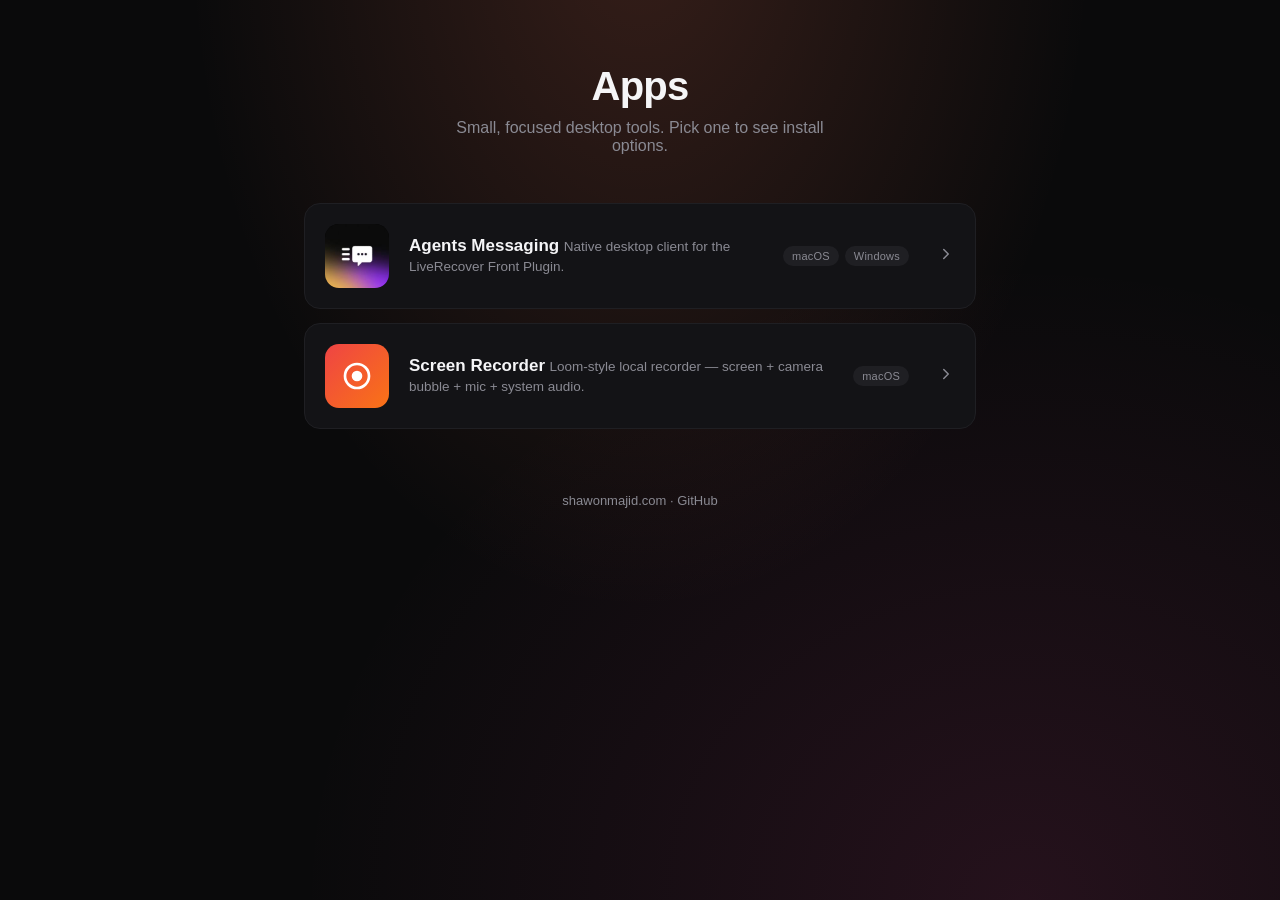
<file: index.html>
<!DOCTYPE html>
<html lang="en">
<head>
<meta charset="UTF-8" />
<meta name="viewport" content="width=device-width, initial-scale=1.0" />
<title>Apps · Shawon Majid</title>
<meta name="description" content="Desktop apps by Shawon Majid — download for macOS and Windows." />
<meta property="og:title" content="Apps · Shawon Majid" />
<meta property="og:description" content="Desktop apps by Shawon Majid — download for macOS and Windows." />
<meta property="og:url" content="https://apps.shawonmajid.com" />
<link rel="icon" href="/assets/favicon.svg" type="image/svg+xml" sizes="any" />
<link rel="stylesheet" href="/assets/site.css" />
</head>
<body>
<main class="wrap">
  <header class="catalog-header">
    <h1>Apps</h1>
    <p>Small, focused desktop tools. Pick one to see install options.</p>
  </header>

  <div class="app-list">
    <a class="app-card" href="/agents-messaging/">
      <span class="tile" style="background: #000; padding: 0; overflow: hidden;">
        <img src="/assets/agents-messaging-icon.png" alt="Agents Messaging" style="width:100%; height:100%; object-fit:cover;" />
      </span>
      <span class="body">
        <span class="name">Agents Messaging</span>
        <span class="desc">Native desktop client for the LiveRecover Front Plugin.</span>
      </span>
      <span class="platforms">
        <span class="pill">macOS</span>
        <span class="pill">Windows</span>
      </span>
      <span class="chevron">
        <svg viewBox="0 0 24 24" fill="none" stroke="currentColor" stroke-width="2" stroke-linecap="round" stroke-linejoin="round" aria-hidden="true">
          <polyline points="9 18 15 12 9 6"/>
        </svg>
      </span>
    </a>

    <a class="app-card" href="/screen-recorder/">
      <span class="tile" style="background: linear-gradient(135deg, #ef4444, #f97316);">
        <svg viewBox="0 0 24 24" fill="none" stroke="currentColor" stroke-width="2" stroke-linecap="round" stroke-linejoin="round" aria-hidden="true">
          <circle cx="12" cy="12" r="9"/>
          <circle cx="12" cy="12" r="4" fill="currentColor" stroke="none"/>
        </svg>
      </span>
      <span class="body">
        <span class="name">Screen Recorder</span>
        <span class="desc">Loom-style local recorder — screen + camera bubble + mic + system audio.</span>
      </span>
      <span class="platforms">
        <span class="pill">macOS</span>
      </span>
      <span class="chevron">
        <svg viewBox="0 0 24 24" fill="none" stroke="currentColor" stroke-width="2" stroke-linecap="round" stroke-linejoin="round" aria-hidden="true">
          <polyline points="9 18 15 12 9 6"/>
        </svg>
      </span>
    </a>
  </div>

  <footer>
    <a href="https://shawonmajid.com">shawonmajid.com</a> &middot;
    <a href="https://github.com/shawon-majid">GitHub</a>
  </footer>
</main>
</body>
</html>
</file>
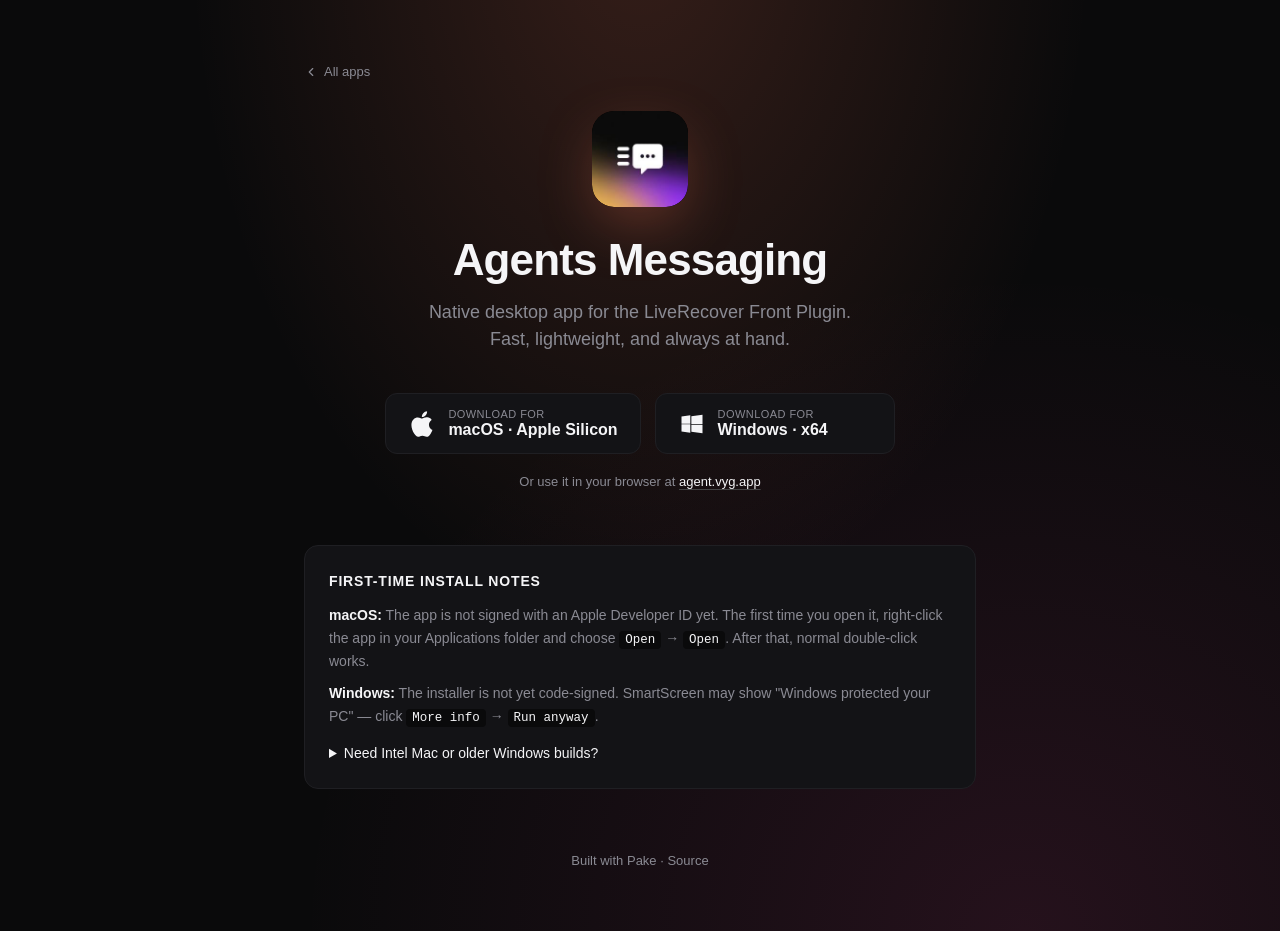
<file: agents-messaging/index.html>
<!DOCTYPE html>
<html lang="en">
<head>
<meta charset="UTF-8" />
<meta name="viewport" content="width=device-width, initial-scale=1.0" />
<title>Agents Messaging · Desktop App</title>
<meta name="description" content="Download Agents Messaging for macOS and Windows — native desktop client for the LiveRecover Front Plugin." />
<meta property="og:title" content="Agents Messaging · Desktop App" />
<meta property="og:description" content="Download Agents Messaging for macOS and Windows." />
<meta property="og:url" content="https://apps.shawonmajid.com/agents-messaging" />
<link rel="icon" href="/assets/favicon.svg" type="image/svg+xml" sizes="any" />
<link rel="stylesheet" href="/assets/site.css" />
</head>
<body>
<main class="wrap">
  <a class="crumb" href="/">
    <svg viewBox="0 0 24 24" fill="none" stroke="currentColor" stroke-width="2" stroke-linecap="round" stroke-linejoin="round" aria-hidden="true">
      <polyline points="15 18 9 12 15 6"/>
    </svg>
    All apps
  </a>

  <section class="hero">
    <div class="icon" style="background: #000; box-shadow: 0 20px 60px -10px rgba(255, 122, 89, 0.35);">
      <img src="/assets/agents-messaging-icon.png" alt="Agents Messaging" style="width:100%; height:100%; object-fit:cover; border-radius:inherit;" />
    </div>
    <h1>Agents Messaging</h1>
    <p class="tagline">Native desktop app for the LiveRecover Front Plugin. Fast, lightweight, and always at hand.</p>

    <div class="downloads">
      <a class="btn" href="https://github.com/shawon-majid/apps-shawonmajid/releases/latest/download/Agents-Messaging-mac-arm64.dmg" id="mac-dl">
        <svg viewBox="0 0 24 24" fill="currentColor" aria-hidden="true">
          <path d="M16.365 1.43c0 1.14-.493 2.27-1.177 3.08-.744.9-1.99 1.57-2.987 1.57-.12 0-.23-.02-.3-.03-.01-.06-.04-.22-.04-.39 0-1.15.572-2.27 1.206-2.98.804-.94 2.142-1.64 3.248-1.68.03.13.05.28.05.43zm4.565 15.71c-.03.07-.463 1.58-1.518 3.12-.945 1.34-1.94 2.71-3.43 2.71-1.517 0-1.9-.88-3.63-.88-1.698 0-2.302.91-3.67.91-1.377 0-2.332-1.26-3.428-2.8-1.287-1.82-2.323-4.63-2.323-7.28 0-4.28 2.797-6.55 5.552-6.55 1.448 0 2.675.95 3.6.95.865 0 2.222-1.01 3.902-1.01.613 0 2.886.06 4.374 2.19-.13.09-2.383 1.37-2.383 4.19 0 3.26 2.854 4.42 2.955 4.45z"/>
        </svg>
        <span class="label-block">
          <span class="small">Download for</span>
          <span class="big">macOS · Apple Silicon</span>
        </span>
      </a>
      <a class="btn" href="https://github.com/shawon-majid/apps-shawonmajid/releases/latest/download/Agents-Messaging-windows-x64.msi" id="win-dl">
        <svg viewBox="0 0 24 24" fill="currentColor" aria-hidden="true">
          <path d="M3 5.479L10.55 4.44v7.32H3V5.48zm0 13.042V12.24h7.55v7.32L3 18.521zm8.45-13.222L21 4v8.24h-9.55V5.299zm0 14.402V12.96H21V20l-9.55-1.299z"/>
        </svg>
        <span class="label-block">
          <span class="small">Download for</span>
          <span class="big">Windows · x64</span>
        </span>
      </a>
    </div>
    <p class="hint">
      Or use it in your browser at <a href="https://agent.vyg.app">agent.vyg.app</a>
    </p>
  </section>

  <section class="notes">
    <h3>First-time install notes</h3>
    <p><strong>macOS:</strong> The app is not signed with an Apple Developer ID yet. The first time you open it, right-click the app in your Applications folder and choose <code>Open</code> &rarr; <code>Open</code>. After that, normal double-click works.</p>
    <p><strong>Windows:</strong> The installer is not yet code-signed. SmartScreen may show "Windows protected your PC" &mdash; click <code>More info</code> &rarr; <code>Run anyway</code>.</p>
    <details>
      <summary>Need Intel Mac or older Windows builds?</summary>
      <ul>
        <li>The current build is Apple Silicon (M1/M2/M3/M4) only. Intel Mac support can be added &mdash; <a href="https://github.com/shawon-majid/apps-shawonmajid/issues" style="color:var(--fg)">open an issue</a>.</li>
        <li>Windows build is x64. ARM64 Windows is not yet supported.</li>
      </ul>
    </details>
  </section>

  <footer>
    Built with <a href="https://github.com/tw93/Pake">Pake</a> &middot;
    <a href="https://github.com/shawon-majid/apps-shawonmajid">Source</a>
  </footer>
</main>
<script>
  (function(){
    var ua = navigator.userAgent;
    var mac = /Mac/i.test(ua);
    var win = /Win/i.test(ua);
    var primary = mac ? document.getElementById('mac-dl') : win ? document.getElementById('win-dl') : null;
    if (primary) primary.classList.add('primary');
  })();
</script>
</body>
</html>
</file>
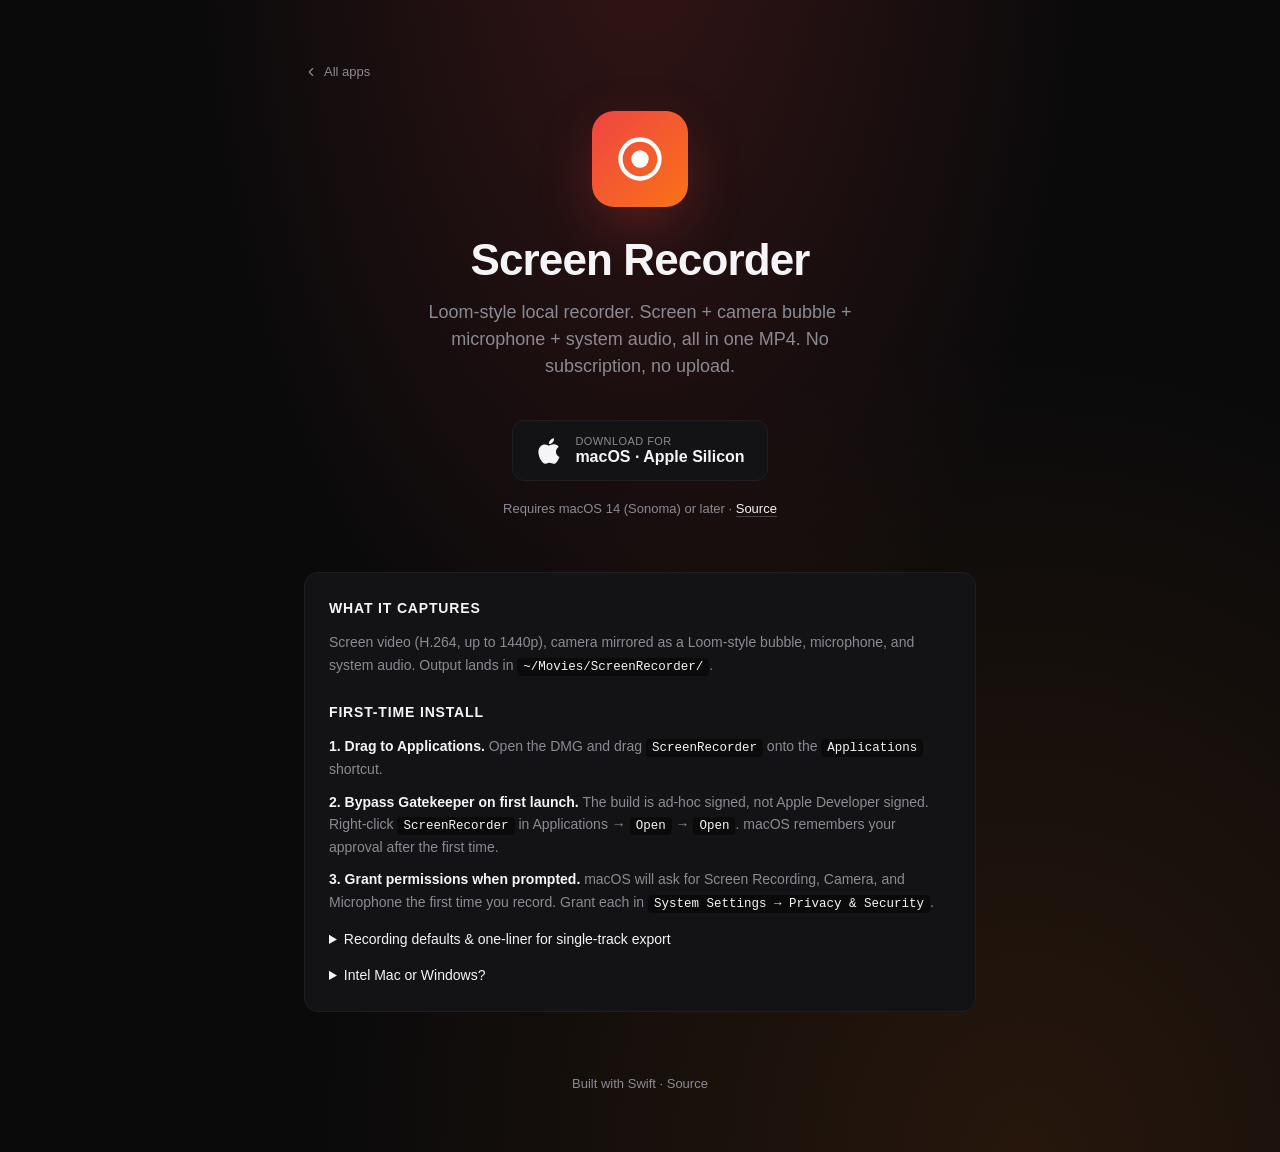
<file: screen-recorder/index.html>
<!DOCTYPE html>
<html lang="en">
<head>
<meta charset="UTF-8" />
<meta name="viewport" content="width=device-width, initial-scale=1.0" />
<title>Screen Recorder · Desktop App</title>
<meta name="description" content="Download Screen Recorder for macOS — Loom-style local recorder with screen, camera bubble, mic, and system audio in one MP4." />
<meta property="og:title" content="Screen Recorder · macOS" />
<meta property="og:description" content="Loom-style local recorder for macOS — screen + camera + mic + system audio." />
<meta property="og:url" content="https://apps.shawonmajid.com/screen-recorder" />
<link rel="icon" href="/assets/favicon.svg" type="image/svg+xml" sizes="any" />
<link rel="stylesheet" href="/assets/site.css" />
</head>
<body class="theme-red">
<main class="wrap">
  <a class="crumb" href="/">
    <svg viewBox="0 0 24 24" fill="none" stroke="currentColor" stroke-width="2" stroke-linecap="round" stroke-linejoin="round" aria-hidden="true">
      <polyline points="15 18 9 12 15 6"/>
    </svg>
    All apps
  </a>

  <section class="hero">
    <div class="icon">
      <svg viewBox="0 0 24 24" fill="none" stroke="currentColor" stroke-width="2" stroke-linecap="round" stroke-linejoin="round" aria-hidden="true">
        <circle cx="12" cy="12" r="9"/>
        <circle cx="12" cy="12" r="4" fill="currentColor" stroke="none"/>
      </svg>
    </div>
    <h1>Screen Recorder</h1>
    <p class="tagline">Loom-style local recorder. Screen + camera bubble + microphone + system audio, all in one MP4. No subscription, no upload.</p>

    <div class="downloads">
      <a class="btn primary" href="https://github.com/shawon-majid/screen-recorder/releases/latest/download/ScreenRecorder-mac-arm64.dmg" id="mac-dl">
        <svg viewBox="0 0 24 24" fill="currentColor" aria-hidden="true">
          <path d="M16.365 1.43c0 1.14-.493 2.27-1.177 3.08-.744.9-1.99 1.57-2.987 1.57-.12 0-.23-.02-.3-.03-.01-.06-.04-.22-.04-.39 0-1.15.572-2.27 1.206-2.98.804-.94 2.142-1.64 3.248-1.68.03.13.05.28.05.43zm4.565 15.71c-.03.07-.463 1.58-1.518 3.12-.945 1.34-1.94 2.71-3.43 2.71-1.517 0-1.9-.88-3.63-.88-1.698 0-2.302.91-3.67.91-1.377 0-2.332-1.26-3.428-2.8-1.287-1.82-2.323-4.63-2.323-7.28 0-4.28 2.797-6.55 5.552-6.55 1.448 0 2.675.95 3.6.95.865 0 2.222-1.01 3.902-1.01.613 0 2.886.06 4.374 2.19-.13.09-2.383 1.37-2.383 4.19 0 3.26 2.854 4.42 2.955 4.45z"/>
        </svg>
        <span class="label-block">
          <span class="small">Download for</span>
          <span class="big">macOS · Apple Silicon</span>
        </span>
      </a>
    </div>
    <p class="hint">
      Requires macOS 14 (Sonoma) or later &middot; <a href="https://github.com/shawon-majid/screen-recorder">Source</a>
    </p>
  </section>

  <section class="notes">
    <h3>What it captures</h3>
    <p>Screen video (H.264, up to 1440p), camera mirrored as a Loom-style bubble, microphone, and system audio. Output lands in <code>~/Movies/ScreenRecorder/</code>.</p>

    <h3 style="margin-top:24px">First-time install</h3>
    <p><strong>1. Drag to Applications.</strong> Open the DMG and drag <code>ScreenRecorder</code> onto the <code>Applications</code> shortcut.</p>
    <p><strong>2. Bypass Gatekeeper on first launch.</strong> The build is ad-hoc signed, not Apple Developer signed. Right-click <code>ScreenRecorder</code> in Applications &rarr; <code>Open</code> &rarr; <code>Open</code>. macOS remembers your approval after the first time.</p>
    <p><strong>3. Grant permissions when prompted.</strong> macOS will ask for Screen Recording, Camera, and Microphone the first time you record. Grant each in <code>System Settings &rarr; Privacy &amp; Security</code>.</p>

    <details>
      <summary>Recording defaults & one-liner for single-track export</summary>
      <p style="margin-top:10px">Defaults are 1080p + Balanced encoding, ideal for 20-30 minute tutorials where file size matters.</p>
      <p>Mic and system audio land as two separate AAC tracks. To mix them into a single audio track:</p>
      <pre style="margin-top:10px; padding:12px; background:#0a0a0b; border-radius:6px; font-size:12px; overflow-x:auto;"><code>ffmpeg -i recording.mp4 \
  -filter_complex "[0:a:0][0:a:1]amix=inputs=2:duration=longest[a]" \
  -map 0:v -map "[a]" -c:v copy -c:a aac -b:a 192k mixed.mp4</code></pre>
    </details>

    <details>
      <summary>Intel Mac or Windows?</summary>
      <ul>
        <li><strong>Intel Mac:</strong> not in this release. The app uses ScreenCaptureKit (macOS 14+) which works on Intel, but the v0.1.0 binary is Apple Silicon only. <a href="https://github.com/shawon-majid/screen-recorder/issues" style="color:var(--fg)">Open an issue</a> if you need Intel.</li>
        <li><strong>Windows:</strong> not supported. ScreenCaptureKit is Apple-only. A Windows port would require a different capture backend.</li>
      </ul>
    </details>
  </section>

  <footer>
    Built with Swift &middot; <a href="https://github.com/shawon-majid/screen-recorder">Source</a>
  </footer>
</main>
<script>
  (function(){
    var ua = navigator.userAgent;
    var mac = /Mac/i.test(ua);
    if (!mac) {
      var btn = document.getElementById('mac-dl');
      if (btn) btn.classList.remove('primary');
    }
  })();
</script>
</body>
</html>
</file>
<file: assets/site.css>
:root {
  --bg: #0a0a0b;
  --bg-card: #131316;
  --border: #1f1f23;
  --border-hover: #2c2c33;
  --fg: #f5f5f7;
  --fg-muted: #8a8a93;
  --accent-1: #ff7a59;
  --accent-2: #ec4899;
}

body.theme-red {
  --accent-1: #ef4444;
  --accent-2: #f97316;
}

* { box-sizing: border-box; margin: 0; padding: 0; }

html, body {
  background: var(--bg);
  color: var(--fg);
  font-family: -apple-system, BlinkMacSystemFont, "Segoe UI", Inter, Roboto, sans-serif;
  -webkit-font-smoothing: antialiased;
  min-height: 100vh;
}

body {
  background:
    radial-gradient(ellipse at 50% -10%, color-mix(in srgb, var(--accent-1) 18%, transparent), transparent 50%),
    radial-gradient(ellipse at 80% 100%, color-mix(in srgb, var(--accent-2) 12%, transparent), transparent 50%),
    var(--bg);
}

.wrap {
  max-width: 720px;
  margin: 0 auto;
  padding: 64px 24px 64px;
}

.crumb {
  font-size: 13px;
  color: var(--fg-muted);
  margin-bottom: 32px;
  display: inline-flex;
  align-items: center;
  gap: 6px;
  text-decoration: none;
  transition: color 0.12s ease;
}
.crumb:hover { color: var(--fg); }
.crumb svg { width: 14px; height: 14px; }

/* ---- Hero (detail page) ---- */
.hero {
  text-align: center;
}
.icon {
  width: 96px;
  height: 96px;
  border-radius: 22px;
  background: linear-gradient(135deg, var(--accent-1), var(--accent-2));
  display: inline-flex;
  align-items: center;
  justify-content: center;
  box-shadow: 0 20px 60px -10px color-mix(in srgb, var(--accent-1) 35%, transparent);
  margin-bottom: 28px;
  overflow: hidden;
  color: #fff;
}
.icon svg { width: 52px; height: 52px; }
.icon img { width: 64px; height: 64px; image-rendering: -webkit-optimize-contrast; }

h1 {
  font-size: 44px;
  font-weight: 700;
  letter-spacing: -0.02em;
  margin-bottom: 14px;
}
.tagline {
  font-size: 18px;
  color: var(--fg-muted);
  max-width: 460px;
  margin: 0 auto 40px;
  line-height: 1.5;
}

/* ---- Download buttons ---- */
.downloads {
  display: flex;
  gap: 14px;
  justify-content: center;
  flex-wrap: wrap;
  margin-bottom: 12px;
}
.btn {
  display: inline-flex;
  align-items: center;
  gap: 12px;
  padding: 14px 22px;
  border-radius: 12px;
  font-size: 15px;
  font-weight: 600;
  text-decoration: none;
  color: var(--fg);
  background: var(--bg-card);
  border: 1px solid var(--border);
  transition: transform 0.12s ease, border-color 0.12s ease, background 0.12s ease;
  min-width: 240px;
  justify-content: flex-start;
  text-align: left;
}
.btn:hover {
  border-color: var(--border-hover);
  background: #18181c;
  transform: translateY(-1px);
}
.btn svg { flex-shrink: 0; width: 28px; height: 28px; }
.btn .label-block { display: flex; flex-direction: column; line-height: 1.15; }
.btn .small {
  font-size: 11px;
  color: var(--fg-muted);
  font-weight: 500;
  letter-spacing: 0.04em;
  text-transform: uppercase;
}
.btn .big { font-size: 16px; font-weight: 600; }
.btn.primary {
  border-color: var(--accent-1);
  background: linear-gradient(135deg, color-mix(in srgb, var(--accent-1) 12%, transparent), color-mix(in srgb, var(--accent-2) 8%, transparent));
}

.hint {
  text-align: center;
  font-size: 13px;
  color: var(--fg-muted);
  margin-top: 20px;
}
.hint a { color: var(--fg); text-decoration: underline; text-decoration-color: #444; text-underline-offset: 3px; }
.hint a:hover { text-decoration-color: var(--fg); }

/* ---- Notes card (detail page) ---- */
.notes {
  margin-top: 56px;
  padding: 24px;
  background: var(--bg-card);
  border: 1px solid var(--border);
  border-radius: 14px;
  font-size: 14px;
  line-height: 1.6;
  color: var(--fg-muted);
}
.notes h3 {
  color: var(--fg);
  font-size: 14px;
  font-weight: 600;
  text-transform: uppercase;
  letter-spacing: 0.06em;
  margin-bottom: 12px;
}
.notes p + p { margin-top: 10px; }
.notes code {
  background: #0a0a0b;
  padding: 2px 6px;
  border-radius: 4px;
  font-size: 12.5px;
  color: var(--fg);
}
.notes details { margin-top: 14px; }
.notes summary { color: var(--fg); cursor: pointer; font-weight: 500; }
.notes ul { margin: 10px 0 0 18px; }
.notes strong { color: var(--fg); }

/* ---- Catalog (home) ---- */
.catalog-header {
  text-align: center;
  margin-bottom: 48px;
}
.catalog-header h1 {
  font-size: 40px;
  margin-bottom: 10px;
}
.catalog-header p {
  font-size: 16px;
  color: var(--fg-muted);
  max-width: 420px;
  margin: 0 auto;
}

.app-list {
  display: flex;
  flex-direction: column;
  gap: 14px;
}

.app-card {
  display: flex;
  align-items: center;
  gap: 20px;
  padding: 20px;
  background: var(--bg-card);
  border: 1px solid var(--border);
  border-radius: 16px;
  text-decoration: none;
  color: var(--fg);
  transition: transform 0.14s ease, border-color 0.14s ease, background 0.14s ease;
}
.app-card:hover {
  border-color: var(--border-hover);
  background: #16161a;
  transform: translateY(-1px);
}

.app-card .tile {
  flex-shrink: 0;
  width: 64px;
  height: 64px;
  border-radius: 14px;
  display: inline-flex;
  align-items: center;
  justify-content: center;
  color: #fff;
}
.app-card .tile svg { width: 32px; height: 32px; }
.app-card .tile img { width: 44px; height: 44px; }

.app-card .body { flex: 1; min-width: 0; }
.app-card .body .name {
  font-size: 17px;
  font-weight: 600;
  margin-bottom: 4px;
}
.app-card .body .desc {
  font-size: 13.5px;
  color: var(--fg-muted);
  line-height: 1.45;
}

.platforms {
  display: flex;
  gap: 6px;
  flex-shrink: 0;
  margin-left: auto;
  align-items: center;
}
.platforms .pill {
  font-size: 11px;
  font-weight: 500;
  padding: 4px 9px;
  border-radius: 999px;
  background: #1f1f23;
  color: var(--fg-muted);
  letter-spacing: 0.02em;
}
.app-card .chevron {
  color: var(--fg-muted);
  margin-left: 8px;
  flex-shrink: 0;
  transition: transform 0.14s ease, color 0.14s ease;
}
.app-card:hover .chevron {
  color: var(--fg);
  transform: translateX(2px);
}
.app-card .chevron svg { width: 18px; height: 18px; }

/* ---- Footer ---- */
footer {
  margin-top: 64px;
  font-size: 13px;
  color: var(--fg-muted);
  text-align: center;
}
footer a { color: var(--fg-muted); text-decoration: none; }
footer a:hover { color: var(--fg); }

@media (max-width: 600px) {
  h1 { font-size: 34px; }
  .btn { min-width: 100%; }
  .app-card { padding: 16px; gap: 14px; }
  .app-card .tile { width: 52px; height: 52px; }
  .app-card .tile svg { width: 26px; height: 26px; }
  .platforms { display: none; }
  .catalog-header h1 { font-size: 32px; }
}
</file>
